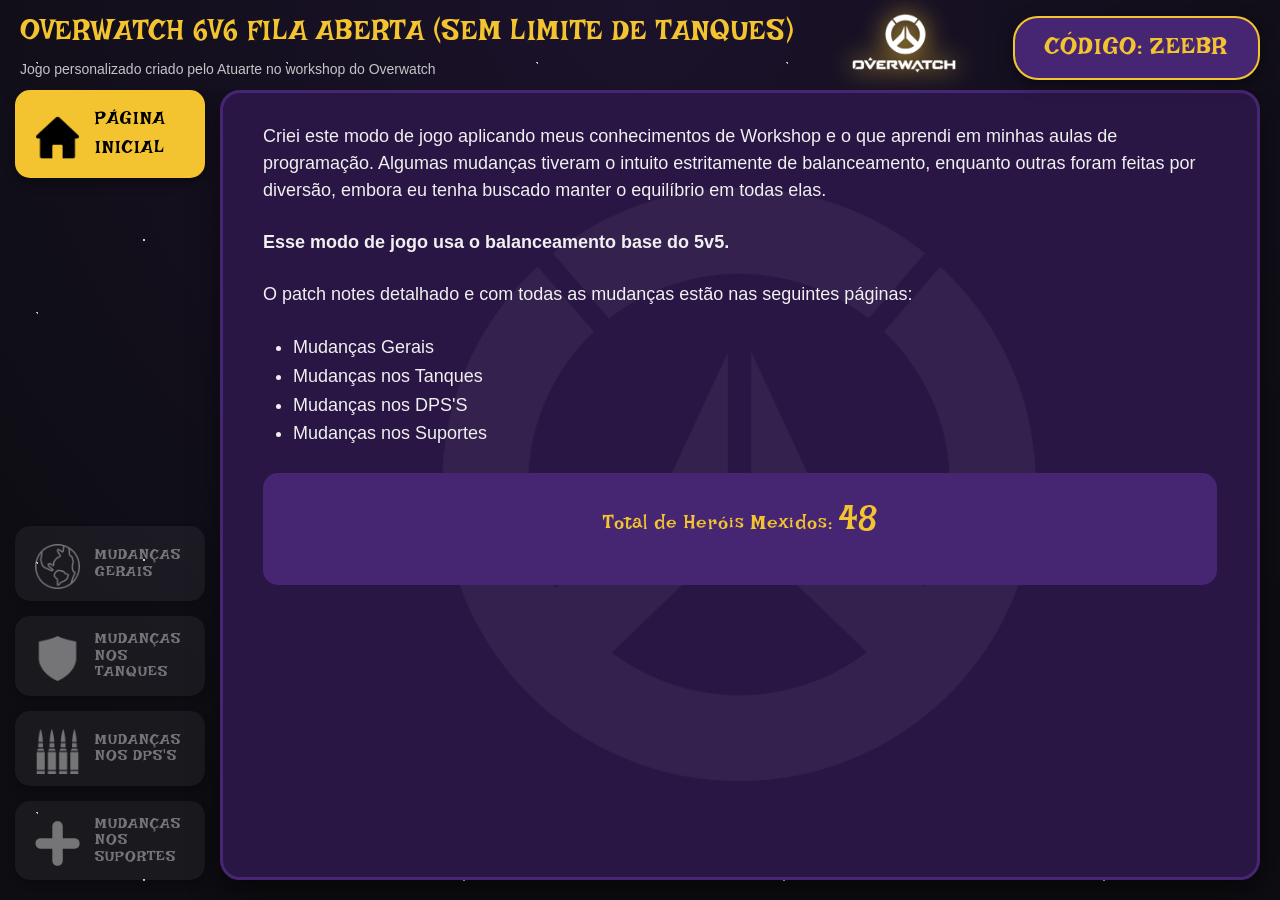
<file: index.html>
<!DOCTYPE html>
<html lang="pt-BR">
<head>
    <meta charset="UTF-8">
    <meta name="viewport" content="width=device-width, initial-scale=1.0">
    <title>Overwatch 6v6 - Patch Notes</title>
    <link rel="preconnect" href="https://fonts.googleapis.com">
    <link rel="preconnect" href="https://fonts.gstatic.com" crossorigin>
    <link href="https://fonts.googleapis.com/css2?family=Lakki+Reddy&display=swap" rel="stylesheet">
    <link rel="stylesheet" href="style.css">
</head>
<body>

    <header class="topo-site">
        <div class="topo-esquerda">
            <h1>OVERWATCH 6V6 FILA ABERTA (SEM LIMITE DE TANQUES)</h1>
            <p>Jogo personalizado criado pelo Atuarte no workshop do Overwatch</p>
        </div>
        <div class="topo-centro">
            <img src="Imagens/Logo-Overwatch-Preta.png" alt="Logo Overwatch" class="logo-ow-topo">
        </div>
        <div class="topo-direita">
            <h2>CÓDIGO: ZEEBR</h2>
        </div>
    </header>

    <div class="corpo-site">
        <nav class="menu-lateral">
            <div class="botao-menu ativo">
                <img src="Imagens/Ícone Casa Branca.png" alt="Ícone Casa" class="icone-btn">
                <span>PÁGINA INICIAL</span>
            </div>
            <div class="botoes-inferiores">
                <a href="gerais.html" class="botao-menu inativo" style="text-decoration: none;">
                    <img src="Imagens/Ícone Terra Preta.png" alt="Ícone Globo" class="icone-btn">
                    <span class="texto-duplo">MUDANÇAS<br>GERAIS</span>
                </a>
                <a href="tanques.html" class="botao-menu inativo" style="text-decoration: none;">
                    <img src="Imagens/Ícone Escudo Preto.png" alt="Ícone Escudo" class="icone-btn">
                    <span class="texto-duplo">MUDANÇAS<br>NOS TANQUES</span>
                </a>
                <a href="dps.html" class="botao-menu inativo" style="text-decoration: none;">
                    <img src="Imagens/Ícone Munição Preta.png" alt="Ícone Balas" class="icone-btn">
                    <span class="texto-duplo">MUDANÇAS<br>NOS DPS'S</span>
                </a>
                <a href="suportes.html" class="botao-menu inativo" style="text-decoration: none;">
                    <img src="Imagens/Ícone Mais Preto.png" alt="Ícone Suporte" class="icone-btn">
                    <span class="texto-duplo">MUDANÇAS<br>NOS SUPORTES</span>
                </a>
            </div>
        </nav>

        <div class="container-principal">
            
            <main class="conteudo-principal">
                <div class="marca-dagua-fundo"></div>
                <div class="conteudo-textos">
                    <p>Criei este modo de jogo aplicando meus conhecimentos de Workshop e o que aprendi em minhas aulas de programação. Algumas mudanças tiveram o intuito estritamente de balanceamento, enquanto outras foram feitas por diversão, embora eu tenha buscado manter o equilíbrio em todas elas.</p>
                    <p><strong>Esse modo de jogo usa o balanceamento base do 5v5.</strong></p>
                    <p>O patch notes detalhado e com todas as mudanças estão nas seguintes páginas:</p>
                    <ul class="lista-paginas">
                        <li>Mudanças Gerais</li>
                        <li>Mudanças nos Tanques</li>
                        <li>Mudanças nos DPS'S</li>
                        <li>Mudanças nos Suportes</li>
                    </ul>
                    <div class="destaque-total">
                        <h3 style="margin-bottom: 20px; color: var(--dourado-noctune);">Total de Heróis Mexidos: <span id="total-mudancas">0</span></h3>
                    </div>
                </div>
            </main>

        </div> 
    </div>

    <script src="dados.js"></script>
    <script src="script.js"></script>
</body>
</html>
</file>
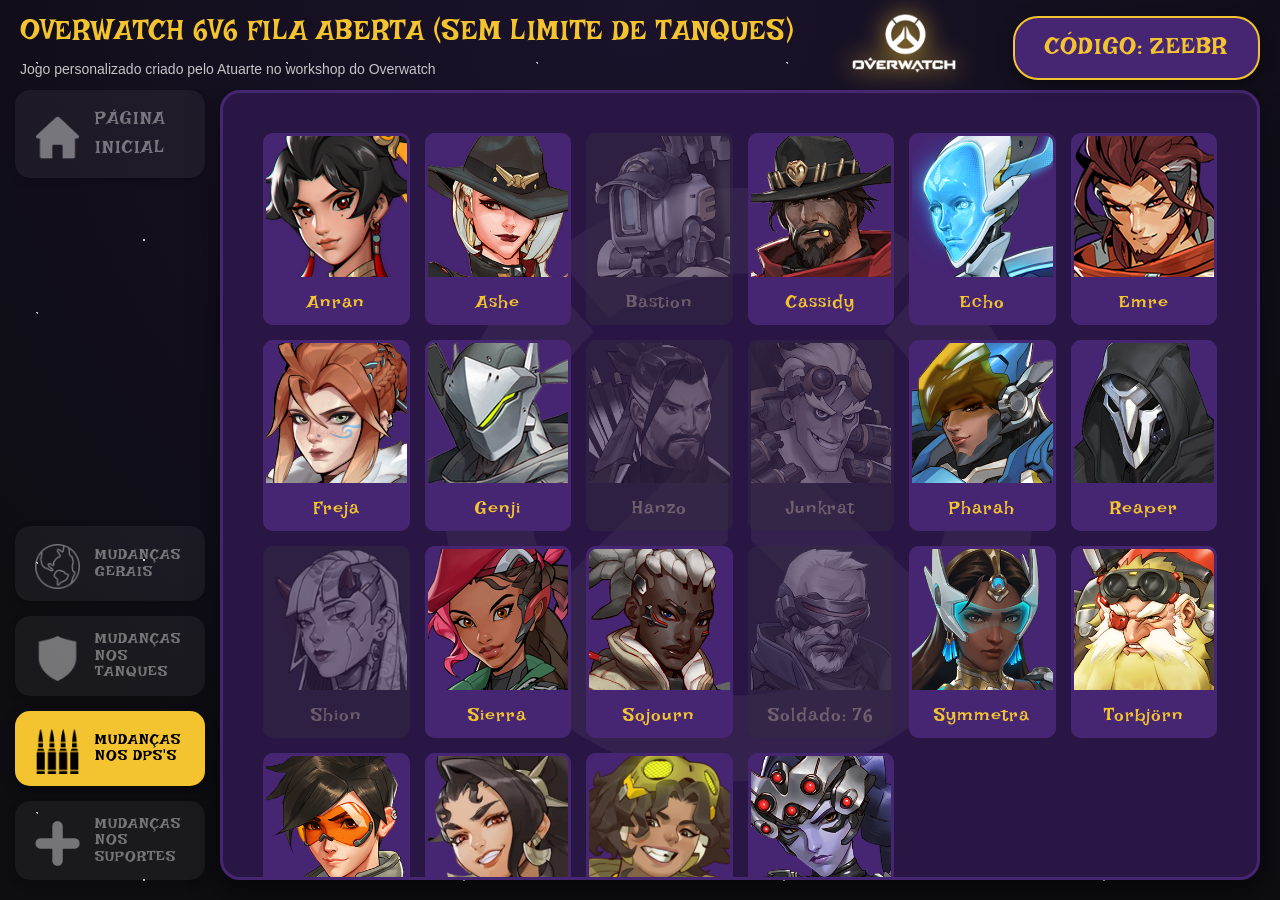
<file: dps.html>
<!DOCTYPE html>
<html lang="pt-BR">
<head>
    <meta charset="UTF-8">
    <meta name="viewport" content="width=device-width, initial-scale=1.0">
    <title>Overwatch 6v6 - DPS</title>
    <link rel="preconnect" href="https://fonts.googleapis.com">
    <link rel="preconnect" href="https://fonts.gstatic.com" crossorigin>
    <link href="https://fonts.googleapis.com/css2?family=Lakki+Reddy&display=swap" rel="stylesheet">
    <link rel="stylesheet" href="style.css">

</head>
<body>

    <header class="topo-site">
        <div class="topo-esquerda">
            <h1>OVERWATCH 6V6 FILA ABERTA (SEM LIMITE DE TANQUES)</h1>
            <p>Jogo personalizado criado pelo Atuarte no workshop do Overwatch</p>
        </div>
        <div class="topo-centro">
            <img src="Imagens/Logo-Overwatch-Preta.png" alt="Logo Overwatch" class="logo-ow-topo">
        </div>
        <div class="topo-direita">
            <h2>CÓDIGO: ZEEBR</h2>
        </div>
    </header>

    <div class="corpo-site">
        <nav class="menu-lateral">
            <div class="grupo-superior">
                <a href="index.html" class="botao-menu inativo" style="text-decoration: none;">
                    <img src="Imagens/Ícone Casa Preta.png" alt="Ícone Casa" class="icone-btn">
                    <span>PÁGINA INICIAL</span>
                </a>
            </div>
            <div class="botoes-inferiores">
                <a href="gerais.html" class="botao-menu inativo" style="text-decoration: none;">
                    <img src="Imagens/Ícone Terra Preta.png" alt="Ícone Globo" class="icone-btn">
                    <span class="texto-duplo">MUDANÇAS<br>GERAIS</span>
                </a>
                <a href="tanques.html" class="botao-menu inativo" style="text-decoration: none;">
                    <img src="Imagens/Ícone Escudo Preto.png" alt="Ícone Escudo" class="icone-btn">
                    <span class="texto-duplo">MUDANÇAS<br>NOS TANQUES</span>
                </a>
                <a href="dps.html" class="botao-menu ativo" style="text-decoration: none;">
                    <img src="Imagens/Ícone Munição Branca.png" alt="Ícone Balas" class="icone-btn">
                    <span class="texto-duplo">MUDANÇAS<br>NOS DPS'S</span>
                </a>
                <a href="suportes.html" class="botao-menu inativo" style="text-decoration: none;">
                    <img src="Imagens/Ícone Mais Preto.png" alt="Ícone Suporte" class="icone-btn">
                    <span class="texto-duplo">MUDANÇAS<br>NOS SUPORTES</span>
                </a>
            </div>
        </nav>

        <div class="container-principal">

            <main class="conteudo-principal">
                <div class="marca-dagua-fundo"></div>
                <div class="conteudo-textos">
                    <div class="galeria-herois">
                        <div class="cartao-heroi" onclick="abrirModal('Anran')"><div class="moldura-imagem"><img src="Imagem dos Heróis/Anran.png" alt="Anran"></div><div class="nome-heroi">Anran</div></div>
                        <div class="cartao-heroi" onclick="abrirModal('Ashe')"><div class="moldura-imagem"><img src="Imagem dos Heróis/Ashe.png" alt="Ashe"></div><div class="nome-heroi">Ashe</div></div>
                        <div class="cartao-heroi sem-mudanca"><div class="moldura-imagem"><img src="Imagem dos Heróis/Bastion.png" alt="Bastion"></div><div class="nome-heroi">Bastion</div></div>
                        <div class="cartao-heroi" onclick="abrirModal('Cassidy')"><div class="moldura-imagem"><img src="Imagem dos Heróis/Cassidy.png" alt="Cassidy"></div><div class="nome-heroi">Cassidy</div></div>
                        <div class="cartao-heroi" onclick="abrirModal('Echo')"><div class="moldura-imagem"><img src="Imagem dos Heróis/Echo.png" alt="Echo"></div><div class="nome-heroi">Echo</div></div>
                        <div class="cartao-heroi" onclick="abrirModal('Emre')"><div class="moldura-imagem"><img src="Imagem dos Heróis/Emre.png" alt="Emre"></div><div class="nome-heroi">Emre</div></div>
                        <div class="cartao-heroi" onclick="abrirModal('Freja')"><div class="moldura-imagem"><img src="Imagem dos Heróis/Freja.png" alt="Freja"></div><div class="nome-heroi">Freja</div></div>
                        <div class="cartao-heroi" onclick="abrirModal('Genji')"><div class="moldura-imagem"><img src="Imagem dos Heróis/Genji.png" alt="Genji"></div><div class="nome-heroi">Genji</div></div>
                        <div class="cartao-heroi sem-mudanca"><div class="moldura-imagem"><img src="Imagem dos Heróis/Hanzo.png" alt="Hanzo"></div><div class="nome-heroi">Hanzo</div></div>
                        <div class="cartao-heroi sem-mudanca"><div class="moldura-imagem"><img src="Imagem dos Heróis/Junkrat.png" alt="Junkrat"></div><div class="nome-heroi">Junkrat</div></div>
                        <div class="cartao-heroi" onclick="abrirModal('Pharah')"><div class="moldura-imagem"><img src="Imagem dos Heróis/Pharah.png" alt="Pharah"></div><div class="nome-heroi">Pharah</div></div>
                        <div class="cartao-heroi" onclick="abrirModal('Reaper')"><div class="moldura-imagem"><img src="Imagem dos Heróis/Reaper.png" alt="Reaper"></div><div class="nome-heroi">Reaper</div></div>
                        <div class="cartao-heroi sem-mudanca"><div class="moldura-imagem"><img src="Imagem dos Heróis/Shion.png" alt="Shion"></div><div class="nome-heroi">Shion</div></div>
                        <div class="cartao-heroi" onclick="abrirModal('Sierra')"><div class="moldura-imagem"><img src="Imagem dos Heróis/Sierra.png" alt="Sierra"></div><div class="nome-heroi">Sierra</div></div>
                        <div class="cartao-heroi" onclick="abrirModal('Sojourn')"><div class="moldura-imagem"><img src="Imagem dos Heróis/Sojourn.png" alt="Sojourn"></div><div class="nome-heroi">Sojourn</div></div>
                        <div class="cartao-heroi sem-mudanca"><div class="moldura-imagem"><img src="Imagem dos Heróis/Soldado_76.png" alt="Soldado: 76"></div><div class="nome-heroi">Soldado: 76</div></div>
                        <div class="cartao-heroi" onclick="abrirModal('Symmetra')"><div class="moldura-imagem"><img src="Imagem dos Heróis/Symmetra.png" alt="Symmetra"></div><div class="nome-heroi">Symmetra</div></div>
                        <div class="cartao-heroi" onclick="abrirModal('Torbjörn')"><div class="moldura-imagem"><img src="Imagem dos Heróis/Torbjörn.png" alt="Torbjörn"></div><div class="nome-heroi">Torbjörn</div></div>
                        <div class="cartao-heroi" onclick="abrirModal('Tracer')"><div class="moldura-imagem"><img src="Imagem dos Heróis/Tracer.png" alt="Tracer"></div><div class="nome-heroi">Tracer</div></div>
                        <div class="cartao-heroi" onclick="abrirModal('Vendetta')"><div class="moldura-imagem"><img src="Imagem dos Heróis/Vendetta.png" alt="Vendetta"></div><div class="nome-heroi">Vendetta</div></div>
                        <div class="cartao-heroi" onclick="abrirModal('Venture')"><div class="moldura-imagem"><img src="Imagem dos Heróis/Venture.png" alt="Venture"></div><div class="nome-heroi">Venture</div></div>
                        <div class="cartao-heroi" onclick="abrirModal('Widowmaker')"><div class="moldura-imagem"><img src="Imagem dos Heróis/Widowmaker.png" alt="Widowmaker"></div><div class="nome-heroi">Widowmaker</div></div>
                    </div>
                </div>
            </main>

        </div>
    </div>

    <div id="modal-heroi" class="modal">
        <div class="modal-wrapper">
            <!-- Botão Voltar (Esquerda) -->
            <button id="btn-modal-ant" class="btn-modal-nav btn-anterior" onclick="navegarHeroi(-1)" title="Herói Anterior">
                &#10094;
            </button>

            <!-- Conteúdo do Card -->
            <div class="modal-conteudo">
                <span class="fechar-btn" onclick="fecharModal()">&times;</span>
                <div id="conteudo-modal"></div>
            </div>

            <!-- Botão Avançar (Direita) -->
            <button id="btn-modal-prox" class="btn-modal-nav btn-proximo" onclick="navegarHeroi(1)" title="Próximo Herói">
                &#10095;
            </button>
        </div>
    </div>

    <script src="dados.js"></script>
    <script src="script.js"></script>
</body>
</html>
</file>
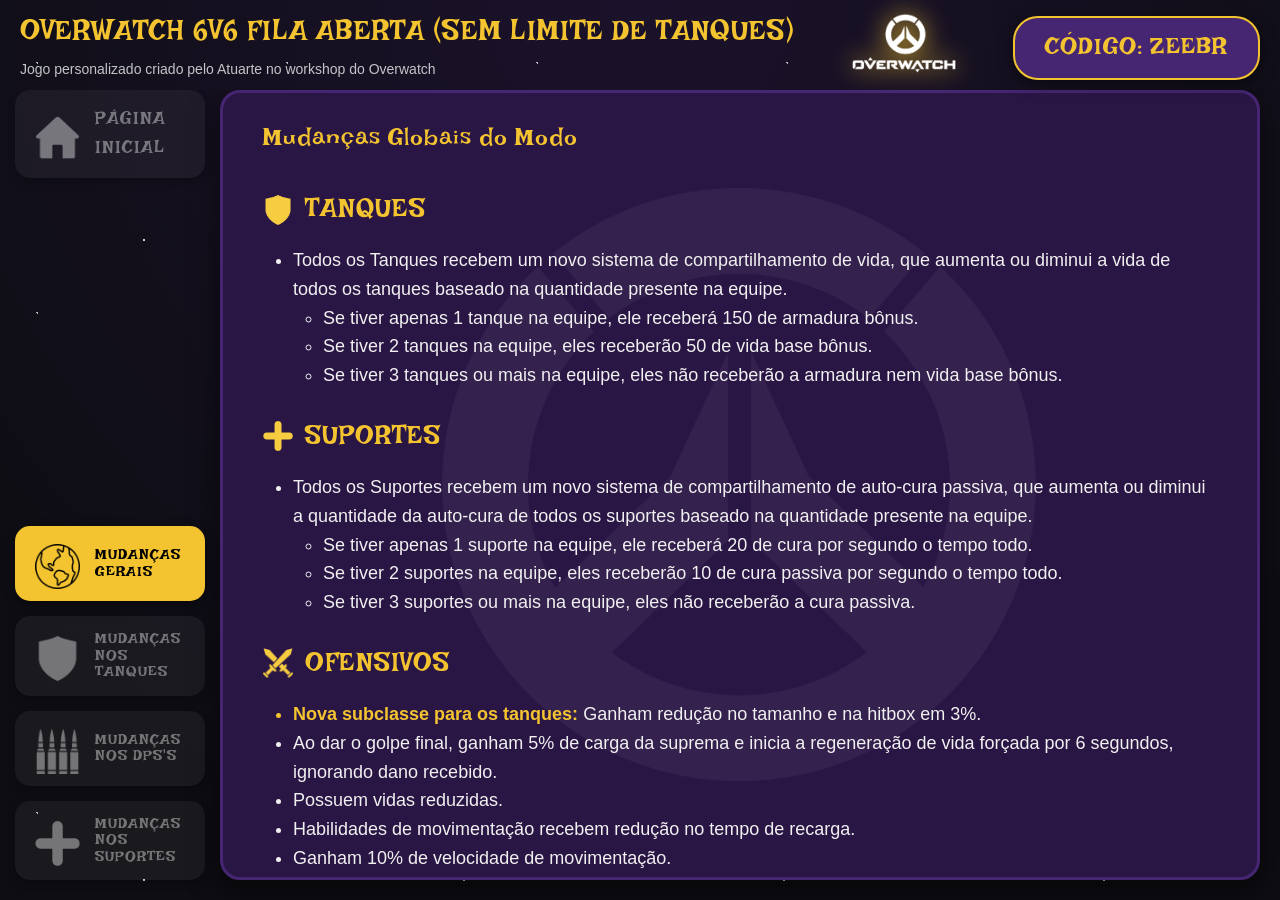
<file: gerais.html>
<!DOCTYPE html>
<html lang="pt-BR">
<head>
    <meta charset="UTF-8">
    <meta name="viewport" content="width=device-width, initial-scale=1.0">
    <title>Overwatch 6v6 - Mudanças Gerais</title>
    <link rel="preconnect" href="https://fonts.googleapis.com">
    <link rel="preconnect" href="https://fonts.gstatic.com" crossorigin>
    <link href="https://fonts.googleapis.com/css2?family=Lakki+Reddy&display=swap" rel="stylesheet">
    <link rel="stylesheet" href="style.css">
</head>
<body>

    <header class="topo-site">
        <div class="topo-esquerda">
            <h1>OVERWATCH 6V6 FILA ABERTA (SEM LIMITE DE TANQUES)</h1>
            <p>Jogo personalizado criado pelo Atuarte no workshop do Overwatch</p>
        </div>
        <div class="topo-centro">
            <img src="Imagens/Logo-Overwatch-Preta.png" alt="Logo Overwatch" class="logo-ow-topo">
        </div>
        <div class="topo-direita">
            <h2>CÓDIGO: ZEEBR</h2>
        </div>
    </header>

    <div class="corpo-site">
        <nav class="menu-lateral">
            <div class="grupo-superior">
                <a href="index.html" class="botao-menu inativo" style="text-decoration: none;">
                    <img src="Imagens/Ícone Casa Preta.png" alt="Ícone Casa" class="icone-btn">
                    <span>PÁGINA INICIAL</span>
                </a>
            </div>
            <div class="botoes-inferiores">
                <a href="gerais.html" class="botao-menu ativo" style="text-decoration: none;">
                    <img src="Imagens/Ícone Terra Branca.png" alt="Ícone Globo" class="icone-btn">
                    <span class="texto-duplo">MUDANÇAS<br>GERAIS</span>
                </a>
                <a href="tanques.html" class="botao-menu inativo" style="text-decoration: none;">
                    <img src="Imagens/Ícone Escudo Preto.png" alt="Ícone Escudo" class="icone-btn">
                    <span class="texto-duplo">MUDANÇAS<br>NOS TANQUES</span>
                </a>
                <a href="dps.html" class="botao-menu inativo" style="text-decoration: none;">
                    <img src="Imagens/Ícone Munição Preta.png" alt="Ícone Balas" class="icone-btn">
                    <span class="texto-duplo">MUDANÇAS<br>NOS DPS'S</span>
                </a>
                <a href="suportes.html" class="botao-menu inativo" style="text-decoration: none;">
                    <img src="Imagens/Ícone Mais Preto.png" alt="Ícone Suporte" class="icone-btn">
                    <span class="texto-duplo">MUDANÇAS<br>NOS SUPORTES</span>
                </a>
            </div>
        </nav>

        <div class="container-principal">

            <main class="conteudo-principal">
                <div class="marca-dagua-fundo"></div>
                
                <div class="conteudo-textos">
                    
                    <h2 style="margin-bottom: 20px; color: var(--dourado-noctune);">Mudanças Globais do Modo</h2>
                    <div class="bloco-texto">
                        <h3><img src="Imagens/Ícone Escudo Branco.png" class="icone-habilidade"> TANQUES</h3>
                        <ul>
                            <li>Todos os Tanques recebem um novo sistema de compartilhamento de vida, que aumenta ou diminui a vida de todos os tanques baseado na quantidade presente na equipe.</li>
                            <ul>
                                <li>Se tiver apenas 1 tanque na equipe, ele receberá 150 de armadura bônus.</li>
                                <li>Se tiver 2 tanques na equipe, eles receberão 50 de vida base bônus.</li>
                                <li>Se tiver 3 tanques ou mais na equipe, eles não receberão a armadura nem vida base bônus.</li>
                            </ul>
                        </ul>
                        <h3><img src="Imagens/Ícone Mais Branco.png" class="icone-habilidade"> SUPORTES</h3>
                        <ul>
                            <li>Todos os Suportes recebem um novo sistema de compartilhamento de auto-cura passiva, que aumenta ou diminui a quantidade da auto-cura de todos os suportes baseado na quantidade presente na equipe.</li>
                            <ul>
                                <li>Se tiver apenas 1 suporte na equipe, ele receberá 20 de cura por segundo o tempo todo.</li>
                                <li>Se tiver 2 suportes na equipe, eles receberão 10 de cura passiva por segundo o tempo todo.</li>
                                <li>Se tiver 3 suportes ou mais na equipe, eles não receberão a cura passiva.</li>
                            </ul>
                        </ul>
                        <h3><img src="Habilidades e Perks/Ícone Ofensivos.png" class="icone-habilidade"> OFENSIVOS</h3>
                        <ul>
                            <li style="color: var(--dourado-noctune);"><strong>Nova subclasse para os tanques:</strong> <span style="color: var(--branco);">Ganham redução no tamanho e na hitbox em 3%.</span></li>
                            <li>Ao dar o golpe final, ganham 5% de carga da suprema e inicia a regeneração de vida forçada por 6 segundos, ignorando dano recebido.</li>
                            <li>Possuem vidas reduzidas.</li>
                            <li>Habilidades de movimentação recebem redução no tempo de recarga.</li>
                            <li>Ganham 10% de velocidade de movimentação.</li>
                        </ul>
                        <h3><img src="Habilidades e Perks/Ícone Defensivos.png" class="icone-habilidade"> DEFENSIVOS</h3>
                        <ul>
                            <li style="color: var(--dourado-noctune);"><strong>Nova subclasse para os tanques:</strong> <span style="color: var(--branco);">Ganham aumento de vida.</span></li>
                            <li>Aumenta o tamanho e a hitbox em 3%.</li>
                            <li>Converte 1% do dano recebido como carga da suprema.</li>
                            <li>Carregam 15% a menos as habilidades supremas por combate.</li>
                            <li>Ganham aumento na munição.</li>
                        </ul>
                        <h3><img src="Habilidades e Perks/Ícone Duelistas.png" class="icone-habilidade"> DUELISTAS</h3>
                        <ul>
                            <li style="color: var(--dourado-noctune);"><strong>Nova subclasse para os dps’s:</strong> <span style="color: var(--branco);">Possuem vidas reduzidas.</span></li>
                            <li>Ao dar o golpe final, recuperam 25% da vida máxima instantâneamente e reseta o tempo de recarga de todas as suas habilidades.</li>
                            <li>Causam 25% a mais de dano à inimigos com 50% ou menos de vida.</li>
                        </ul>
                        <h3><img src="Habilidades e Perks/Ícone Planadores.png" class="icone-habilidade"> PLANADORES</h3>
                        <ul>
                            <li>Personagens que flutuam sobre o chão recebem 25% a menos de gravidade.</li>
                        </ul>
                        <h3><img src="Habilidades e Perks/Ícone Perks.png" class="icone-habilidade"> PERKS</h3>
                        <ul>
                            <li>Custo das perks reduzido em 25%.</li>
                        </ul>
                        <h3>ELIMINAÇÕES</h3>
                        <ul>
                            <li>Ao ser eliminado, ganha 10% de carga de suprema. Não conta se o jogador se auto-eliminar.</li>
                        </ul>
                        <h3><img src="Imagens/Controle.png" class="icone-habilidade"> CONTROLE</h3>
                        <ul>
                            <li>A velocidade de captura do ponto e do carregamento foi aumentada em 25%.</li>
                            <li>Agora é necessário capturar 3 pontos para vencer o jogo, transformando o modo de jogo em melhor de 5.</li>
                        </ul>
                        <h3><img src="Imagens/Ataque.png" class="icone-habilidade"> ATQUE</h3>
                        <ul>
                            <li>O modo ataque foi introduzido ao jogo.</li>
                        </ul>
                        <h3>OUTROS</h3>
                        <ul>
                            <li>Geração de ultimate por batalha reduzida em 10%.</li>
                            <li>Todos os jogos estão com as regras competitivas habilitadas.</li>
                        </ul>
                    </div>
                </div>
            </main>

        </div>
    </div>
</body>
</html>
</file>
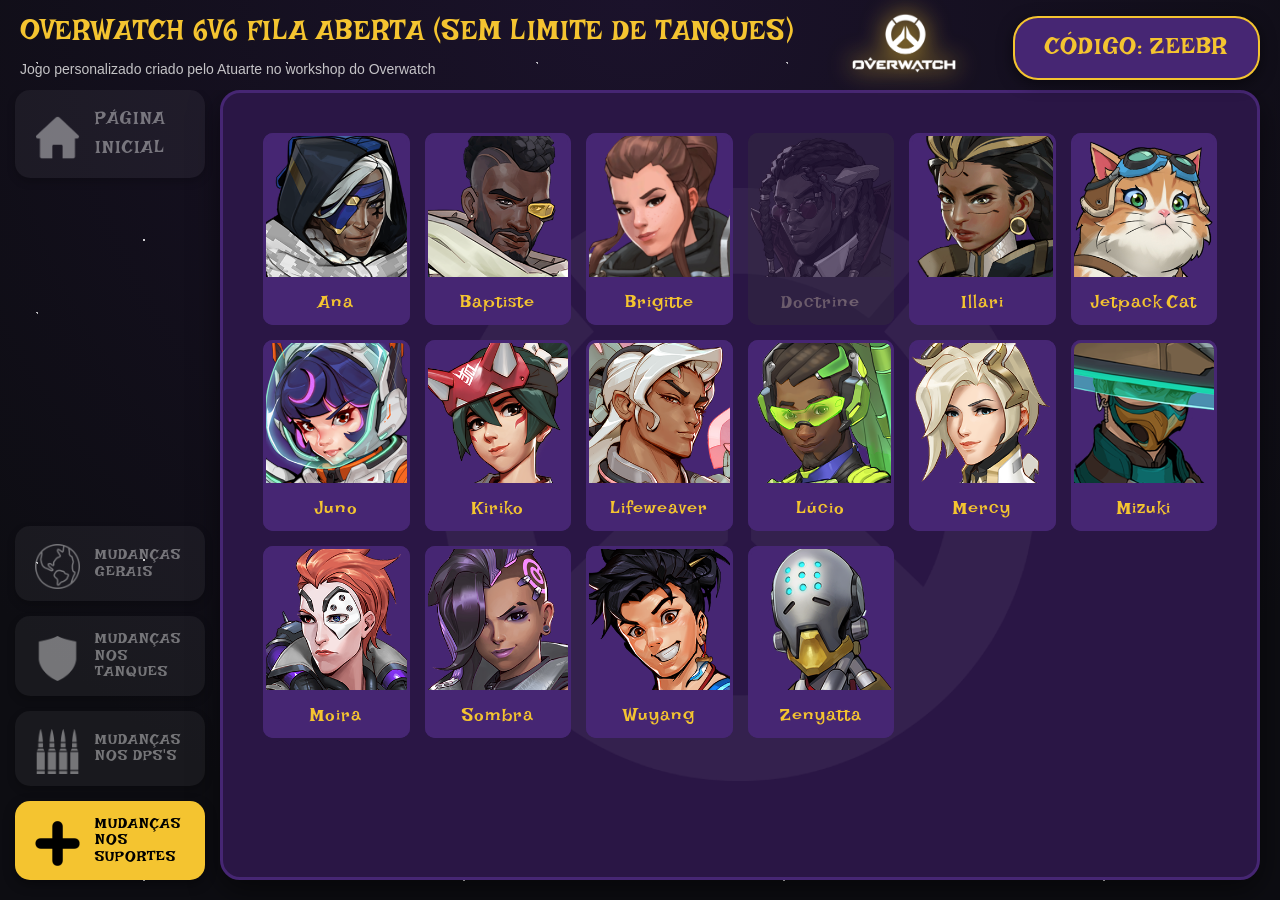
<file: suportes.html>
<!DOCTYPE html>
<html lang="pt-BR">
<head>
    <meta charset="UTF-8">
    <meta name="viewport" content="width=device-width, initial-scale=1.0">
    <title>Overwatch 6v6 - Suportes</title>
    <link rel="preconnect" href="https://fonts.googleapis.com">
    <link rel="preconnect" href="https://fonts.gstatic.com" crossorigin>
    <link href="https://fonts.googleapis.com/css2?family=Lakki+Reddy&display=swap" rel="stylesheet">
    <link rel="stylesheet" href="style.css">

</head>
<body>

    <header class="topo-site">
        <div class="topo-esquerda">
            <h1>OVERWATCH 6V6 FILA ABERTA (SEM LIMITE DE TANQUES)</h1>
            <p>Jogo personalizado criado pelo Atuarte no workshop do Overwatch</p>
        </div>
        <div class="topo-centro">
            <img src="Imagens/Logo-Overwatch-Preta.png" alt="Logo Overwatch" class="logo-ow-topo">
        </div>
        <div class="topo-direita">
            <h2>CÓDIGO: ZEEBR</h2>
        </div>
    </header>

    <div class="corpo-site">
        <nav class="menu-lateral">
            <div class="grupo-superior">
                <a href="index.html" class="botao-menu inativo" style="text-decoration: none;">
                    <img src="Imagens/Ícone Casa Preta.png" alt="Ícone Casa" class="icone-btn">
                    <span>PÁGINA INICIAL</span>
                </a>
            </div>
            <div class="botoes-inferiores">
                <a href="gerais.html" class="botao-menu inativo" style="text-decoration: none;">
                    <img src="Imagens/Ícone Terra Preta.png" alt="Ícone Globo" class="icone-btn">
                    <span class="texto-duplo">MUDANÇAS<br>GERAIS</span>
                </a>
                <a href="tanques.html" class="botao-menu inativo" style="text-decoration: none;">
                    <img src="Imagens/Ícone Escudo Preto.png" alt="Ícone Escudo" class="icone-btn">
                    <span class="texto-duplo">MUDANÇAS<br>NOS TANQUES</span>
                </a>
                <a href="dps.html" class="botao-menu inativo" style="text-decoration: none;">
                    <img src="Imagens/Ícone Munição Preta.png" alt="Ícone Balas" class="icone-btn">
                    <span class="texto-duplo">MUDANÇAS<br>NOS DPS'S</span>
                </a>
                <a href="suportes.html" class="botao-menu ativo" style="text-decoration: none;">
                    <img src="Imagens/Ícone Mais Branco.png" alt="Ícone Suporte" class="icone-btn">
                    <span class="texto-duplo">MUDANÇAS<br>NOS SUPORTES</span>
                </a>
            </div>
        </nav>

        <div class="container-principal">

            <main class="conteudo-principal">
                <div class="marca-dagua-fundo"></div>
                <div class="conteudo-textos">
                    <div class="galeria-herois">
                        <div class="cartao-heroi" onclick="abrirModal('Ana')"><div class="moldura-imagem"><img src="Imagem dos Heróis/Ana.png" alt="Ana"></div><div class="nome-heroi">Ana</div></div>
                        <div class="cartao-heroi" onclick="abrirModal('Baptiste')"><div class="moldura-imagem"><img src="Imagem dos Heróis/Baptiste.png" alt="Baptiste"></div><div class="nome-heroi">Baptiste</div></div>
                        <div class="cartao-heroi" onclick="abrirModal('Brigitte')"><div class="moldura-imagem"><img src="Imagem dos Heróis/Brigitte.png" alt="Brigitte"></div><div class="nome-heroi">Brigitte</div></div>
                        <div class="cartao-heroi sem-mudanca"><div class="moldura-imagem"><img src="Imagem dos Heróis/Doctrine.png" alt="Doctrine"></div><div class="nome-heroi">Doctrine</div></div>
                        <div class="cartao-heroi" onclick="abrirModal('Illari')"><div class="moldura-imagem"><img src="Imagem dos Heróis/Illari.png" alt="Illari"></div><div class="nome-heroi">Illari</div></div>
                        <div class="cartao-heroi" onclick="abrirModal('Jetpack Cat')"><div class="moldura-imagem"><img src="Imagem dos Heróis/Jetpack Cat.png" alt="Jetpack Cat"></div><div class="nome-heroi">Jetpack Cat</div></div>
                        <div class="cartao-heroi" onclick="abrirModal('Juno')"><div class="moldura-imagem"><img src="Imagem dos Heróis/Juno.png" alt="Juno"></div><div class="nome-heroi">Juno</div></div>
                        <div class="cartao-heroi" onclick="abrirModal('Kiriko')"><div class="moldura-imagem"><img src="Imagem dos Heróis/Kiriko.png" alt="Kiriko"></div><div class="nome-heroi">Kiriko</div></div>
                        <div class="cartao-heroi" onclick="abrirModal('Lifeweaver')"><div class="moldura-imagem"><img src="Imagem dos Heróis/Lifeweaver.png" alt="Lifeweaver"></div><div class="nome-heroi">Lifeweaver</div></div>
                        <div class="cartao-heroi" onclick="abrirModal('Lúcio')"><div class="moldura-imagem"><img src="Imagem dos Heróis/Lúcio.png" alt="Lúcio"></div><div class="nome-heroi">Lúcio</div></div>
                        <div class="cartao-heroi" onclick="abrirModal('Mercy')"><div class="moldura-imagem"><img src="Imagem dos Heróis/Mercy.png" alt="Mercy"></div><div class="nome-heroi">Mercy</div></div>
                        <div class="cartao-heroi" onclick="abrirModal('Mizuki')"><div class="moldura-imagem"><img src="Imagem dos Heróis/Mizuki.png" alt="Mizuki"></div><div class="nome-heroi">Mizuki</div></div>
                        <div class="cartao-heroi" onclick="abrirModal('Moira')"><div class="moldura-imagem"><img src="Imagem dos Heróis/Moira.png" alt="Moira"></div><div class="nome-heroi">Moira</div></div>
                        <div class="cartao-heroi" onclick="abrirModal('Sombra')"><div class="moldura-imagem"><img src="Imagem dos Heróis/Sombra.png" alt="Sombra"></div><div class="nome-heroi">Sombra</div></div>
                        <div class="cartao-heroi" onclick="abrirModal('Wuyang')"><div class="moldura-imagem"><img src="Imagem dos Heróis/Wuyang.png" alt="Wuyang"></div><div class="nome-heroi">Wuyang</div></div>
                        <div class="cartao-heroi" onclick="abrirModal('Zenyatta')"><div class="moldura-imagem"><img src="Imagem dos Heróis/Zenyatta.png" alt="Zenyatta"></div><div class="nome-heroi">Zenyatta</div></div>
                    </div>
                </div>
            </main>

        </div>
    </div>

    <div id="modal-heroi" class="modal">
        <div class="modal-wrapper">
            <!-- Botão Voltar (Esquerda) -->
            <button id="btn-modal-ant" class="btn-modal-nav btn-anterior" onclick="navegarHeroi(-1)" title="Herói Anterior">
                &#10094;
            </button>

            <!-- Conteúdo do Card -->
            <div class="modal-conteudo">
                <span class="fechar-btn" onclick="fecharModal()">&times;</span>
                <div id="conteudo-modal"></div>
            </div>

            <!-- Botão Avançar (Direita) -->
            <button id="btn-modal-prox" class="btn-modal-nav btn-proximo" onclick="navegarHeroi(1)" title="Próximo Herói">
                &#10095;
            </button>
        </div>
    </div>

    <script src="dados.js"></script>
    <script src="script.js"></script>
</body>
</html>
</file>
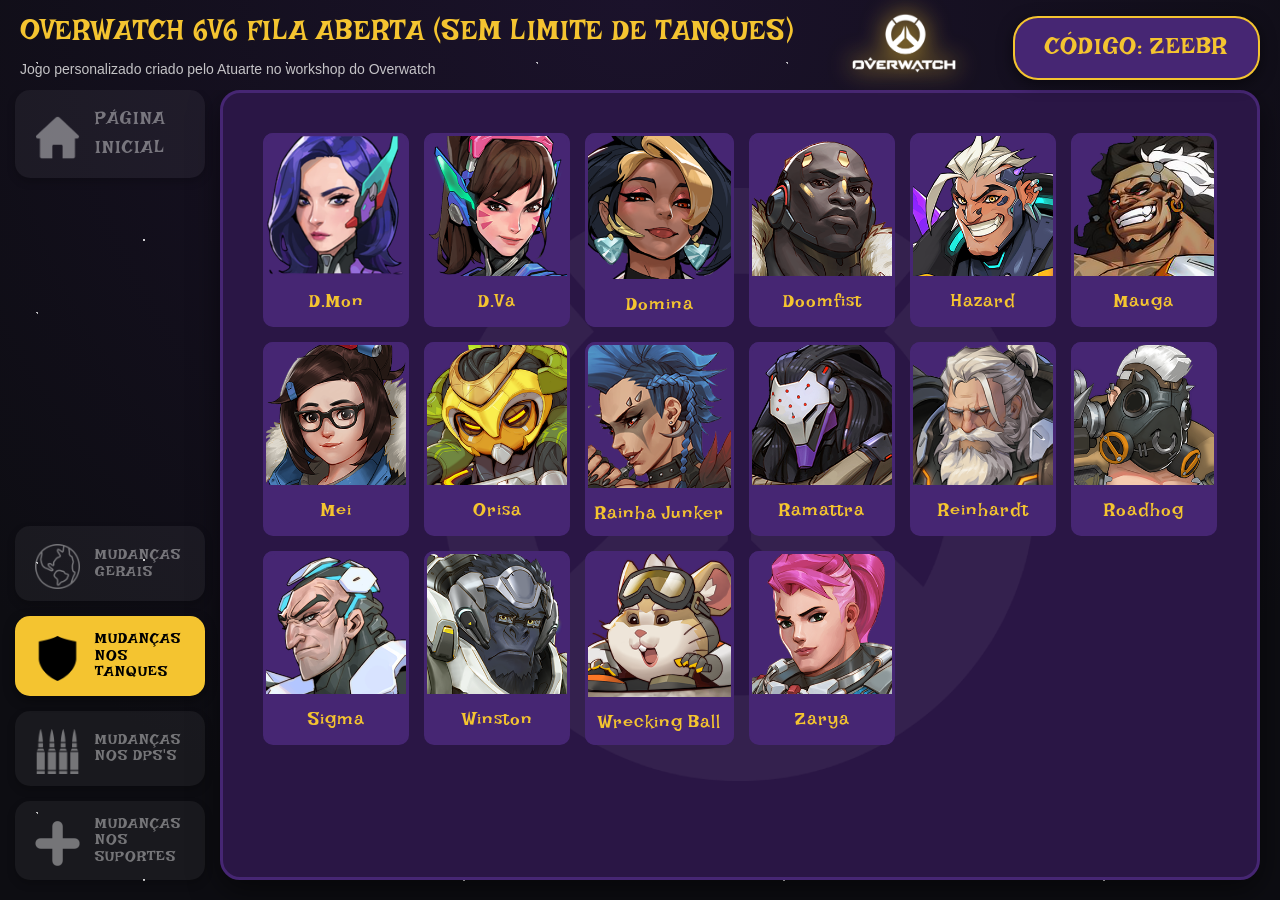
<file: tanques.html>
<!DOCTYPE html>
<html lang="pt-BR">
<head>
    <meta charset="UTF-8">
    <meta name="viewport" content="width=device-width, initial-scale=1.0">
    <title>Overwatch 6v6 - Tanques</title>
    <link rel="preconnect" href="https://fonts.googleapis.com">
    <link rel="preconnect" href="https://fonts.gstatic.com" crossorigin>
    <link href="https://fonts.googleapis.com/css2?family=Lakki+Reddy&display=swap" rel="stylesheet">
    <link rel="stylesheet" href="style.css">

</head>
<body>

    <header class="topo-site">
        <div class="topo-esquerda">
            <h1>OVERWATCH 6V6 FILA ABERTA (SEM LIMITE DE TANQUES)</h1>
            <p>Jogo personalizado criado pelo Atuarte no workshop do Overwatch</p>
        </div>
        <div class="topo-centro">
            <img src="Imagens/Logo-Overwatch-Preta.png" alt="Logo Overwatch" class="logo-ow-topo">
        </div>
        <div class="topo-direita">
            <h2>CÓDIGO: ZEEBR</h2>
        </div>
    </header>

    <div class="corpo-site">
        <nav class="menu-lateral">
            <div class="grupo-superior">
                <a href="index.html" class="botao-menu inativo" style="text-decoration: none;">
                    <img src="Imagens/Ícone Casa Preta.png" alt="Ícone Casa" class="icone-btn">
                    <span>PÁGINA INICIAL</span>
                </a>
            </div>
            <div class="botoes-inferiores">
                <a href="gerais.html" class="botao-menu inativo" style="text-decoration: none;">
                    <img src="Imagens/Ícone Terra Preta.png" alt="Ícone Globo" class="icone-btn">
                    <span class="texto-duplo">MUDANÇAS<br>GERAIS</span>
                </a>
                <a href="tanques.html" class="botao-menu ativo" style="text-decoration: none;">
                    <img src="Imagens/Ícone Escudo Branco.png" alt="Ícone Escudo" class="icone-btn">
                    <span class="texto-duplo">MUDANÇAS<br>NOS TANQUES</span>
                </a>
                <a href="dps.html" class="botao-menu inativo" style="text-decoration: none;">
                    <img src="Imagens/Ícone Munição Preta.png" alt="Ícone Balas" class="icone-btn">
                    <span class="texto-duplo">MUDANÇAS<br>NOS DPS'S</span>
                </a>
                <a href="suportes.html" class="botao-menu inativo" style="text-decoration: none;">
                    <img src="Imagens/Ícone Mais Preto.png" alt="Ícone Suporte" class="icone-btn">
                    <span class="texto-duplo">MUDANÇAS<br>NOS SUPORTES</span>
                </a>
            </div>
        </nav>

        <div class="container-principal">

            <main class="conteudo-principal">
                <div class="marca-dagua-fundo"></div>
                <div class="conteudo-textos">
                    <div class="galeria-herois">
                        <div class="cartao-heroi" onclick="abrirModal('D.Mon')">
                            <div class="moldura-imagem"><img src="Imagem dos Heróis/D.Mon.png" alt="D.Mon"></div>
                            <div class="nome-heroi">D.Mon</div>
                        </div>
                        <div class="cartao-heroi" onclick="abrirModal('D.Va')">
                            <div class="moldura-imagem"><img src="Imagem dos Heróis/D.Va.png" alt="D.Va"></div>
                            <div class="nome-heroi">D.Va</div>
                        </div>
                        <div class="cartao-heroi" onclick="abrirModal('Domina')"> 
                            <div class="moldura-imagem"><img src="Imagem dos Heróis/Domina.png" alt="Domina"></div>
                            <div class="nome-heroi">Domina</div>
                        </div>
                        <div class="cartao-heroi" onclick="abrirModal('Doomfist')">
                            <div class="moldura-imagem"><img src="Imagem dos Heróis/Doomfist.png" alt="Doomfist"></div>
                            <div class="nome-heroi">Doomfist</div>
                        </div>
                        <div class="cartao-heroi" onclick="abrirModal('Hazard')">
                            <div class="moldura-imagem"><img src="Imagem dos Heróis/Hazard.png" alt="Hazard"></div>
                            <div class="nome-heroi">Hazard</div>
                        </div>
                        <div class="cartao-heroi" onclick="abrirModal('Mauga')">
                            <div class="moldura-imagem"><img src="Imagem dos Heróis/Mauga.png" alt="Mauga"></div>
                            <div class="nome-heroi">Mauga</div>
                        </div>
                        <div class="cartao-heroi" onclick="abrirModal('Mei')">
                            <div class="moldura-imagem"><img src="Imagem dos Heróis/Mei.png" alt="Mei">
                            </div><div class="nome-heroi">Mei</div></div>
                        <div class="cartao-heroi" onclick="abrirModal('Orisa')">
                            <div class="moldura-imagem"><img src="Imagem dos Heróis/Orisa.png" alt="Orisa"></div>
                            <div class="nome-heroi">Orisa</div>
                        </div>
                        <div class="cartao-heroi" onclick="abrirModal('Rainha Junker')">
                            <div class="moldura-imagem"><img src="Imagem dos Heróis/Rainha Junker.png" alt="Rainha Junker"></div>
                            <div class="nome-heroi">Rainha Junker</div>
                        </div>
                        <div class="cartao-heroi" onclick="abrirModal('Ramattra')">
                            <div class="moldura-imagem"><img src="Imagem dos Heróis/Ramattra.png" alt="Ramattra"></div>
                            <div class="nome-heroi">Ramattra</div>
                        </div>
                        <div class="cartao-heroi" onclick="abrirModal('Reinhardt')">
                            <div class="moldura-imagem"><img src="Imagem dos Heróis/Reinhardt.png" alt="Reinhardt"></div>
                            <div class="nome-heroi">Reinhardt</div>
                        </div>
                        <div class="cartao-heroi" onclick="abrirModal('Roadhog')">
                            <div class="moldura-imagem"><img src="Imagem dos Heróis/Roadhog.png" alt="Roadhog"></div>
                            <div class="nome-heroi">Roadhog</div>
                        </div>
                        <div class="cartao-heroi" onclick="abrirModal('Sigma')">
                            <div class="moldura-imagem"><img src="Imagem dos Heróis/Sigma.png" alt="Sigma"></div>
                            <div class="nome-heroi">Sigma</div>
                        </div>
                        <div class="cartao-heroi" onclick="abrirModal('Winston')">
                            <div class="moldura-imagem"><img src="Imagem dos Heróis/Winston.png" alt="Winston"></div>
                            <div class="nome-heroi">Winston</div>
                        </div>
                        <div class="cartao-heroi" onclick="abrirModal('Wrecking Ball')">
                            <div class="moldura-imagem"><img src="Imagem dos Heróis/Wrecking Ball.png" alt="Wrecking Ball"></div>
                            <div class="nome-heroi">Wrecking Ball</div>
                        </div>
                        <div class="cartao-heroi" onclick="abrirModal('Zarya')">
                            <div class="moldura-imagem"><img src="Imagem dos Heróis/Zarya.png" alt="Zarya"></div>
                            <div class="nome-heroi">Zarya</div>
                        </div>
                    </div>
                </div>
            </main>

        </div>
        </div>

        <div id="modal-heroi" class="modal">
            <div class="modal-wrapper">
                <!-- Botão Voltar (Esquerda) -->
                <button id="btn-modal-ant" class="btn-modal-nav btn-anterior" onclick="navegarHeroi(-1)" title="Herói Anterior">
                    &#10094;
                </button>
    
                <!-- Conteúdo do Card -->
                <div class="modal-conteudo">
                    <span class="fechar-btn" onclick="fecharModal()">&times;</span>
                    <div id="conteudo-modal"></div>
                </div>
    
                <!-- Botão Avançar (Direita) -->
                <button id="btn-modal-prox" class="btn-modal-nav btn-proximo" onclick="navegarHeroi(1)" title="Próximo Herói">
                    &#10095;
                </button>
            </div>
        </div>

    <script src="dados.js"></script>
    <script src="script.js"></script>
</body>
</html>
</file>
<file: style.css>
@import url('https://fonts.googleapis.com/css2?family=Lakki+Reddy&display=swap');

/* =========================================
   1. RESET E VARIÁVEIS GERAIS
   ========================================= */
* {
    margin: 0;
    padding: 0;
    box-sizing: border-box;
    font-family: 'Comic Sans MS', 'Comic Sans', Arial, sans-serif;
}

/* =========================================
   HIERARQUIA TIPOGRÁFICA (Títulos e Botões)
   ========================================= */
/* O '.botao-menu, .botao-menu *' força o botão E QUALQUER TAG dentro dele a usarem a fonte */
h1, h2, h3, .nome-heroi, #total-mudancas, .botao-menu, .botao-menu * {
    font-family: 'Lakki Reddy', cursive;
    font-weight: normal; 
    letter-spacing: 1px;
}

:root {
    /* PALETA ESTILO NOCTUNE */
    --dourado-noctune: #F4C430; 
    --roxo-destaque: #462673; 
    --roxo-fundo-escuro: #2a1645; 
    --fundo-galaxia: #0d0d12;
    --branco: #F0F0F0;
}

body {
    /* 🌌 MÁGICA DA GALÁXIA: Camadas de estrelas repetidas sobrepostas.
       O segredo é colocar o fundo roxo original por ÚLTIMO na lista! */
    background: 
        radial-gradient(circle at 15% 25%, rgba(255, 255, 255, 0.7) 1px, transparent 1px),
        radial-gradient(circle at 45% 75%, rgba(255, 255, 255, 0.8) 1.5px, transparent 1.5px),
        radial-gradient(circle at 85% 35%, rgba(255, 255, 255, 0.6) 1px, transparent 1px),
        radial-gradient(circle at 90% 85%, rgba(255, 255, 255, 0.5) 2px, transparent 2px),
        /* Fundo original do Noctune servindo de base cósmica */
        radial-gradient(circle at top center, #1b122b 0%, var(--fundo-galaxia) 80%);
        
    /* 🎯 TAMANHOS DIFERENTES: Faz as estrelas se repetirem em frequências 
       diferentes na tela, dando o visual de espaço profundo e realista */
    background-size: 250px 250px, 320px 320px, 400px 400px, 280px 280px, 100% 100%;
    
    height: 100vh;
    display: flex;
    flex-direction: column; 
    overflow: hidden;
    color: var(--branco);
}

/* =========================================
   2. CABEÇALHO (O Código ZEEBR colado)
   ========================================= */
.topo-site {
    display: flex;
    justify-content: space-between;
    align-items: center;
    padding: 15px 20px 0 20px; 
    height: 90px;
    color: var(--branco);
    position: relative;
    z-index: 5; 
}

.topo-esquerda, .topo-centro {
    margin-bottom: 15px; 
}

.topo-esquerda h1 {
    font-size: 28px;
    color: var(--dourado-noctune);
    font-weight: normal; /* A Lakki Ready já é bem preenchida */
}

.topo-esquerda p {
    font-size: 14px;
    opacity: 0.8;
}

.logo-ow-topo {
    height: 60px; 
    /* 🎯 MÁGICA: 'brightness(0) invert(1)' transforma a logo preta em branco puro.
       O 'drop-shadow' cria uma aura dourada forte e sólida ao redor dela. */
    filter: brightness(0) invert(1) drop-shadow(0 0 12px #F4C430);
}

/* CAIXA ZEEBR: Arredondada estilo Noctune */
.topo-direita {
    background-color: var(--roxo-destaque);
    padding: 10px 30px; 
    align-self: center; 
    border-radius: 25px; /* Bordas arredondadas em vez de clip-path */
    border: 2px solid var(--dourado-noctune);
    box-shadow: 0 4px 15px rgba(0,0,0,0.5);
    margin-bottom: 10px; 
    z-index: 2; 
}

.topo-direita h2 {
    font-size: 24px;
    color: var(--dourado-noctune);
    z-index: 2; 
    /* 🎯 MÁGICA DO ALINHAMENTO: Desloca o texto 4px para baixo sem mexer na pílula roxa */
    position: relative;
    top: 4px; 
}

/* =========================================
   3. CORPO DO SITE E MENU LATERAL
   ========================================= */
.corpo-site {
    display: flex;
    flex-direction: row;
    height: calc(100vh - 90px); 
    width: 100%;
    overflow: hidden; 
}

.menu-lateral {
    width: 220px; 
    min-width: 220px; 
    flex-shrink: 0; 
    background-color: transparent; 
    display: flex;
    flex-direction: column;
    justify-content: space-between;
    padding-bottom: 20px;
    position: relative;
    z-index: 5; 
}

.container-principal {
    flex: 1; /* O pai agora assume o controle do espaço flexível */
    background-color: var(--roxo-fundo-escuro); 
    margin: 0 20px 20px 0; 
    border: 3px solid var(--roxo-destaque); 
    border-radius: 20px; /* A quina redonda perfeita fica travada aqui */
    overflow: hidden;    /* Corta o bug da barra de rolagem quadrada */
    box-shadow: 0 10px 30px rgba(0,0,0,0.5);
    position: relative;
}

/* CAIXA INTERNA (Apenas textos, 100% livre de bordas duplicadas) */
.conteudo-principal {
    width: 100%;
    height: 100%; /* 🎯 CORREÇÃO: Garante o rolamento no PC */
    padding: 30px 40px;
    color: var(--branco);
    position: relative;
    overflow-y: auto; 
    
    /* 🎯 Bloqueio absoluto para garantir que a barra extra não apareça */
    border: none !important;
    background: transparent !important;
    margin: 0 !important;
    box-shadow: none !important;
}

.grupo-superior,
.botoes-inferiores {
    display: flex;
    flex-direction: column;
    gap: 15px; 
}

a.botao-menu {
    text-decoration: none;
}

.botao-menu {
    display: flex;
    align-items: center;
    gap: 15px; 
    cursor: pointer;
    font-size: 18px;
    transition: 0.3s;
    
    /* 🎯 UNIFORMIZAÇÃO: Todos os botões agora têm o mesmo tamanho e formato */
    padding: 18px 20px 12px 20px; /* Mantém a compensação vertical da fonte Lakki Reddy */
    margin: 0 15px; 
    border-radius: 15px; /* Todos 100% arredondados iguais aos cards do Noctune */
}

/* 🟢 O BOTÃO ATIVO */
.botao-menu.ativo {
    background-color: var(--dourado-noctune); 
    box-shadow: 0 4px 12px rgba(0,0,0,0.4); 
    z-index: 10;
}

/* Força o texto e qualquer tag interna (como o .texto-duplo) a ficarem pretos */
.botao-menu.ativo,
.botao-menu.ativo * {
    color: #000000 !important;
}

/* Força o ícone ativo a ficar preto absoluto */
.botao-menu.ativo .icone-btn {
    filter: brightness(0) !important; 
    opacity: 1;
}

/* 🔴 OS BOTÕES INATIVOS */
.botao-menu.inativo {
    background-color: rgba(255, 255, 255, 0.05); 
    box-shadow: 0 4px 8px rgba(0,0,0,0.2); 
}

/* Texto em branco transparente para os inativos */
.botao-menu.inativo,
.botao-menu.inativo * {
    color: rgba(255, 255, 255, 0.4); 
}

/* Ícone em branco transparente para os inativos */
.botao-menu.inativo .icone-btn {
    filter: brightness(0) invert(1); 
    opacity: 0.4; 
    transition: 0.3s;
}

/* 🟢 AO PASSAR O MOUSE (HOVER) NOS INATIVOS */
.botao-menu.inativo:hover {
    background-color: rgba(255, 255, 255, 0.1); 
}

.botao-menu.inativo:hover,
.botao-menu.inativo:hover * {
    color: var(--dourado-noctune); /* Acende em dourado ao passar o mouse */
}

.botao-menu.inativo:hover .icone-btn {
    opacity: 1;
    filter: invert(79%) sepia(50%) saturate(614%) hue-rotate(352deg) brightness(101%) contrast(93%);
}

.botao-menu .texto-duplo {
    font-size: 15px;
    line-height: 1.1; 
}

.icone-btn {
    width: 45px; 
    height: 45px;
    object-fit: contain;
}

/* =========================================
   4. ÁREA PRINCIPAL (Conteúdo Central)
   ========================================= */

/* 🎯 MARCA D'ÁGUA ESTÁTICA E FIXA */
.marca-dagua-fundo {
    position: fixed; 
    top: calc(50vh + 37.5px);   
    left: calc(50vw + 100px); 
    transform: translate(-50%, -50%); 
    width: 600px; 
    height: 600px;
    background-image: url('Imagens/Logo-Overwatch-Branca.png'); 
    background-size: contain;
    background-repeat: no-repeat;
    opacity: 0.05; /* Mais suave para não brigar com o roxo */
    z-index: 0; 
    pointer-events: none; 
}

.conteudo-textos {
    position: relative;
    z-index: 1; 
    /* 🎯 CORREÇÃO: Força o texto a ocupar 100% da largura */
    width: 100% !important;
    max-width: 100% !important;
}

/* =========================================
   5. FORMATAÇÃO DOS TEXTOS (Página Inicial)
   ========================================= */
.conteudo-textos p {
    font-size: 18px;
    line-height: 1.5; 
    margin-bottom: 25px; 
}

.conteudo-textos ul {
    margin-left: 30px; 
    margin-bottom: 25px;
    font-size: 18px;
    line-height: 1.6;
}

.lista-cores li {
    color: var(--dourado-noctune); /* Destaca as listinhas principais */
}

.lista-paginas li {
    color: var(--branco); 
}

/* =========================================
   6. GALERIA DE HERÓIS (Página de Tanques e DPS)
   ========================================= */
.galeria-herois {
    display: grid;
    grid-template-columns: repeat(6, 1fr); 
    gap: 15px; 
    padding-top: 10px;
}

.cartao-heroi {
    display: flex;
    flex-direction: column;
    align-items: center;
    transition: transform 0.2s, box-shadow 0.2s; 
    border-radius: 10px;
    background-color: var(--roxo-destaque);
}

.cartao-heroi:not(.sem-mudanca):hover {
    transform: translateY(-5px) scale(1.03); 
    cursor: pointer;
    box-shadow: 0 5px 15px rgba(244, 196, 48, 0.3);
}

.cartao-heroi.sem-mudanca {
    opacity: 0.4; 
    filter: grayscale(80%); 
    cursor: default; 
}

.moldura-imagem {
    width: 100%;
    aspect-ratio: 1 / 1; 
    background-color: var(--roxo-destaque); 
    border: 3px solid var(--roxo-destaque); 
    border-radius: 10px 10px 0 0; /* Arredonda só o topo */
    display: flex;
    justify-content: center;
    align-items: center;
    overflow: hidden;
}

.moldura-imagem img {
    width: 100%;
    height: 100%;
    object-fit: cover; 
}

.moldura-imagem.vazia {
    background-color: var(--roxo-destaque);
}

.nome-heroi {
    background-color: var(--roxo-destaque);
    color: var(--dourado-noctune);
    font-size: 18px; 
    text-align: center;
    padding: 12px 10px 4px 10px;
    width: 100%; 
    border-radius: 0 0 10px 10px; /* Arredonda a base da faixinha */
    white-space: nowrap; 
}

/* =========================================
   TÍTULOS E ÍCONES NA PÁGINA GERAIS
   ========================================= */
.bloco-texto h3 {
    color: var(--dourado-noctune);
    font-size: 26px;
    margin-top: 30px;
    margin-bottom: 10px;
    padding-left: 0;
    border-left: none;
    
    /* 🎯 1. Alinha o ícone e o texto lado a lado */
    display: flex;
    align-items: center;
    gap: 12px;
}

/* 🎯 2. Formata qualquer ícone que você colocar dentro dos H3 do Gerais */
.bloco-texto h3 img,
.bloco-texto h3 .icone-habilidade {
    height: 30px; /* Proporcional ao texto maior (26px) */
    width: auto;
    object-fit: contain;
    
    /* Converte o ícone branco em Dourado */
    filter: brightness(0) invert(79%) sepia(50%) saturate(614%) hue-rotate(352deg) brightness(101%) contrast(93%);
    
    /* 🎯 3. O Pulo do Gato: compensa o respiro inferior da Lakki Reddy */
    position: relative;
    top: -5px; 
}

.destaque-total {
    text-align: center;
    margin: 20px 0;
    padding: 15px;
    background-color: var(--roxo-destaque); 
    border-radius: 15px;
    padding: 25px 15px 11px 15px;
}

#total-mudancas {
    color: var(--dourado-noctune); 
    font-size: 1.8em;
}

/* =========================================
   ESTILO DO MODAL (VISUAL NOCTUNE)
   ========================================= */
.modal {
    display: none; 
    position: fixed; 
    z-index: 1000; 
    left: 0; top: 0; 
    width: 100%; height: 100%; 
    background-color: rgba(0,0,0,0.85); 
    justify-content: center;
    align-items: center;
}

.modal-conteudo {
    background-color: var(--roxo-fundo-escuro);
    width: 100%; 
    padding: 15px; 
    position: relative;
    box-sizing: border-box;
    border-radius: 20px; 
    border: 3px solid var(--dourado-noctune);
    box-shadow: 0 10px 30px rgba(0,0,0,0.8);
}

#conteudo-modal {
    display: flex;
    flex-direction: column;
    gap: 15px; 
}

.modal-header {
    display: flex;
    align-items: center;
    background-color: var(--roxo-destaque); 
    border-radius: 10px;
    height: 100px; 
    overflow: hidden;
}

/* 1️⃣ GARANTE QUE A FOTO SEJA O PRIMEIRO ELEMENTO */
.modal-header img {
    width: 100px; 
    height: 100%; 
    object-fit: cover;
    flex-shrink: 0; 
    order: 1; 
}

/* 🎯 2️⃣ A MÁGICA: Injeta a linha amarela arredondada exatamente após a foto */
.modal-header::before {
    content: "";
    display: block;
    width: 10px;                        /* Espessura da linha */
    height: 105px;                        /* Altura da linha (deixa folga em cima e embaixo) */
    background-color: var(--roxo-fundo-escuro); /* Usa o roxo oficial */
    border-radius: 0px;                /* Pontas arredondadas como na sua simulação */
    flex-shrink: 0;
    margin-left: 0px;                  /* Afasta a linha da foto */
    order: 2;                           /* Posiciona no meio */
}

/* 3️⃣ MANTÉM O TEXTO CENTRALIZADO NO ESPAÇO RESTANTE */
.modal-header h2 {
    color: var(--dourado-noctune); 
    font-size: 32px;      
    font-weight: normal;
    text-align: center;
    flex-grow: 1; 
    margin: 0;
    padding: 0 10px;
    line-height: 1.1;
    position: relative;
    top: 14px;
    order: 3;                           /* Fica por último */
}

.fechar-btn {
    position: absolute;
    top: 22px; 
    right: 25px; 
    font-size: 28px;
    color: var(--branco);
    cursor: pointer;
    line-height: 1;
    z-index: 10;
    transition: 0.2s;
}

.fechar-btn:hover {
    color: var(--dourado-noctune);
}

.modal-body {
    background-color: var(--roxo-fundo-escuro);
    border: 2px solid var(--roxo-destaque); 
    border-radius: 10px;
    padding: 25px; 
    color: var(--branco);
    font-size: 16px;
    line-height: 1.4; 
    max-height: 60vh; 
    overflow-y: auto; 
}

.modal-body h3 {
    color: var(--dourado-noctune); 
    font-size: 20px;
    margin-top: 20px;
    margin-bottom: 10px;
    
    display: flex;
    align-items: center; /* Mantém o alinhamento técnico */
    gap: 10px; 
}

.icone-habilidade {
    height: 26px; /* Reduzi um pentelhésimo para encaixar melhor com a fonte tamanho 20 */
    width: auto;
    object-fit: contain;
    filter: brightness(0) invert(79%) sepia(50%) saturate(614%) hue-rotate(352deg) brightness(101%) contrast(93%);
    
    /* 🎯 A MÁGICA AQUI: Empurra o ícone visualmente para cima, ignorando a caixa do flexbox */
    position: relative;
    top: -4px; 
}

.modal-body h3:first-child {
    margin-top: 0;
}

.modal-body h3:first-child {
    margin-top: 0;
}

/* =======================================================
   A MÁGICA DOS TEXTOS: Força o conteúdo das listas a ficar branco
   ======================================================= */
.modal-body li { 
    color: var(--branco); 
}

.modal-body ul {
    list-style-type: none; 
    padding-left: 0;
    margin-bottom: 20px;
}

.modal-body li {
    position: relative;
    padding-left: 20px; 
    margin-bottom: 8px;
}

.modal-body li::before {
    content: "•"; 
    position: absolute;
    left: 0;
    color: var(--dourado-noctune); /* Bolinhas em dourado no modal */
    font-size: 20px; 
    line-height: 1;
    top: -2px; 
}

.modal-body ul ul {
    margin-top: 8px;
    margin-bottom: 0;
}

.modal-body ul ul li {
    padding-left: 25px; 
}

.modal-body ul ul li::before {
    content: "◦"; 
    color: var(--branco);
    font-size: 16px;
    top: 2px;
}

/* =========================================
   BARRA DE ROLAGEM ESTILIZADA (Solução Definitiva)
   ========================================= */
.modal-body::-webkit-scrollbar,
.conteudo-principal::-webkit-scrollbar { 
    width: 8px; 
}

/* 🎯 TRUQUE DE MESTRE: Tornar a pista 100% transparente.
   Como o fundo do teu painel já é roxo escuro, esse roxo vai aparecer por trás naturalmente.
   Isso elimina o retângulo intruso e o navegador passa a respeitar a borda redonda original perfeitamente! */
.conteudo-principal::-webkit-scrollbar-track { 
    background: transparent; 
}

.modal-body::-webkit-scrollbar-track { 
    background: transparent; 
}

.modal-body::-webkit-scrollbar-thumb,
.conteudo-principal::-webkit-scrollbar-thumb { 
    background: var(--roxo-destaque); 
    border-radius: 5px; 
}

.modal-body::-webkit-scrollbar-thumb:hover,
.conteudo-principal::-webkit-scrollbar-thumb:hover { 
    background: var(--dourado-noctune); 
}

/* =========================================
   7. RESPONSIVIDADE REAL DO MODO OVERWATCH
   ========================================= */
@media (max-width: 1024px) {
    .galeria-herois { grid-template-columns: repeat(3, 1fr); }
}

@media (max-width: 768px) {
    body { height: auto; overflow-y: auto; }
    
    .topo-site { flex-direction: column; height: auto; padding: 20px 15px; gap: 15px; text-align: center; }
    .topo-esquerda h1 { font-size: 22px; }
    .logo-ow-topo { height: 45px; }
    .topo-direita { margin-bottom: 0; }
    
    .corpo-site { flex-direction: column; height: auto; overflow: visible; }
    .menu-lateral { width: 100%; min-width: 100%; height: auto; padding: 10px; gap: 10px; }
    .grupo-superior, .botoes-inferiores { flex-direction: row; flex-wrap: wrap; justify-content: center; gap: 8px; width: 100%; }
    .botao-menu { margin: 0; padding: 10px 14px 8px 14px; font-size: 13px; gap: 8px; border-radius: 10px; }
    .icone-btn { width: 24px; height: 24px; }
    .botao-menu .texto-duplo { font-size: 11px; text-align: center; }
    
    .container-principal {
        margin: 10px 15px 20px 15px;
        height: auto;
        overflow: visible;
        border-radius: 15px;
    }

    .conteudo-principal {
        padding: 15px;
        height: auto;
        overflow: visible;
    }

    .galeria-herois { grid-template-columns: repeat(2, 1fr); gap: 12px; }
    .nome-heroi { font-size: 14px; padding: 8px 5px 4px 5px; }
    .marca-dagua-fundo { width: 300px; height: 300px; top: 50%; left: 50%; }
}

/* =========================================
   BOTÕES DE NAVEGAÇÃO LATERAL DO MODAL (ESTILO LAKKI REDDY)
   ========================================= */
   .modal-wrapper {
    position: relative;
    width: 420px;
    max-width: 85%;
    display: flex;
    align-items: center;
    justify-content: center;
    margin: auto;
}

.btn-modal-nav {
    position: absolute;
    top: 50%;
    transform: translateY(-50%);
    background: transparent;
    border: none;
    cursor: pointer;
    
    /* 🎯 Aqui está a mágica: aplica a mesma fonte do X e do site */
    font-family: 'Lakki Reddy', cursive, sans-serif;
    font-size: 48px; /* Tamanho encorpado */
    color: var(--branco); /* Seta branca padrão */
    line-height: 1;
    z-index: 1001;
    user-select: none;
    transition: transform 0.2s ease, color 0.2s ease;
    text-shadow: 0 4px 10px rgba(0, 0, 0, 0.7); /* Sombra para não sumir no fundo */
}

/* Efeito Hover: O botão fica dourado e cresce suavemente, igual ao X */
.btn-modal-nav:hover {
    color: var(--dourado-noctune);
    transform: translateY(-50%) scale(1.2);
}

/* Efeito de Clique */
.btn-modal-nav:active {
    transform: translateY(-50%) scale(0.95);
}

.btn-anterior {
    left: -55px;
}

.btn-proximo {
    right: -55px;
}

/* Responsividade para celulares */
@media (max-width: 600px) {
    .btn-anterior {
        left: -25px;
    }
    .btn-proximo {
        right: -25px;
    }
    .btn-modal-nav {
        font-size: 36px;
    }
}
</file>
